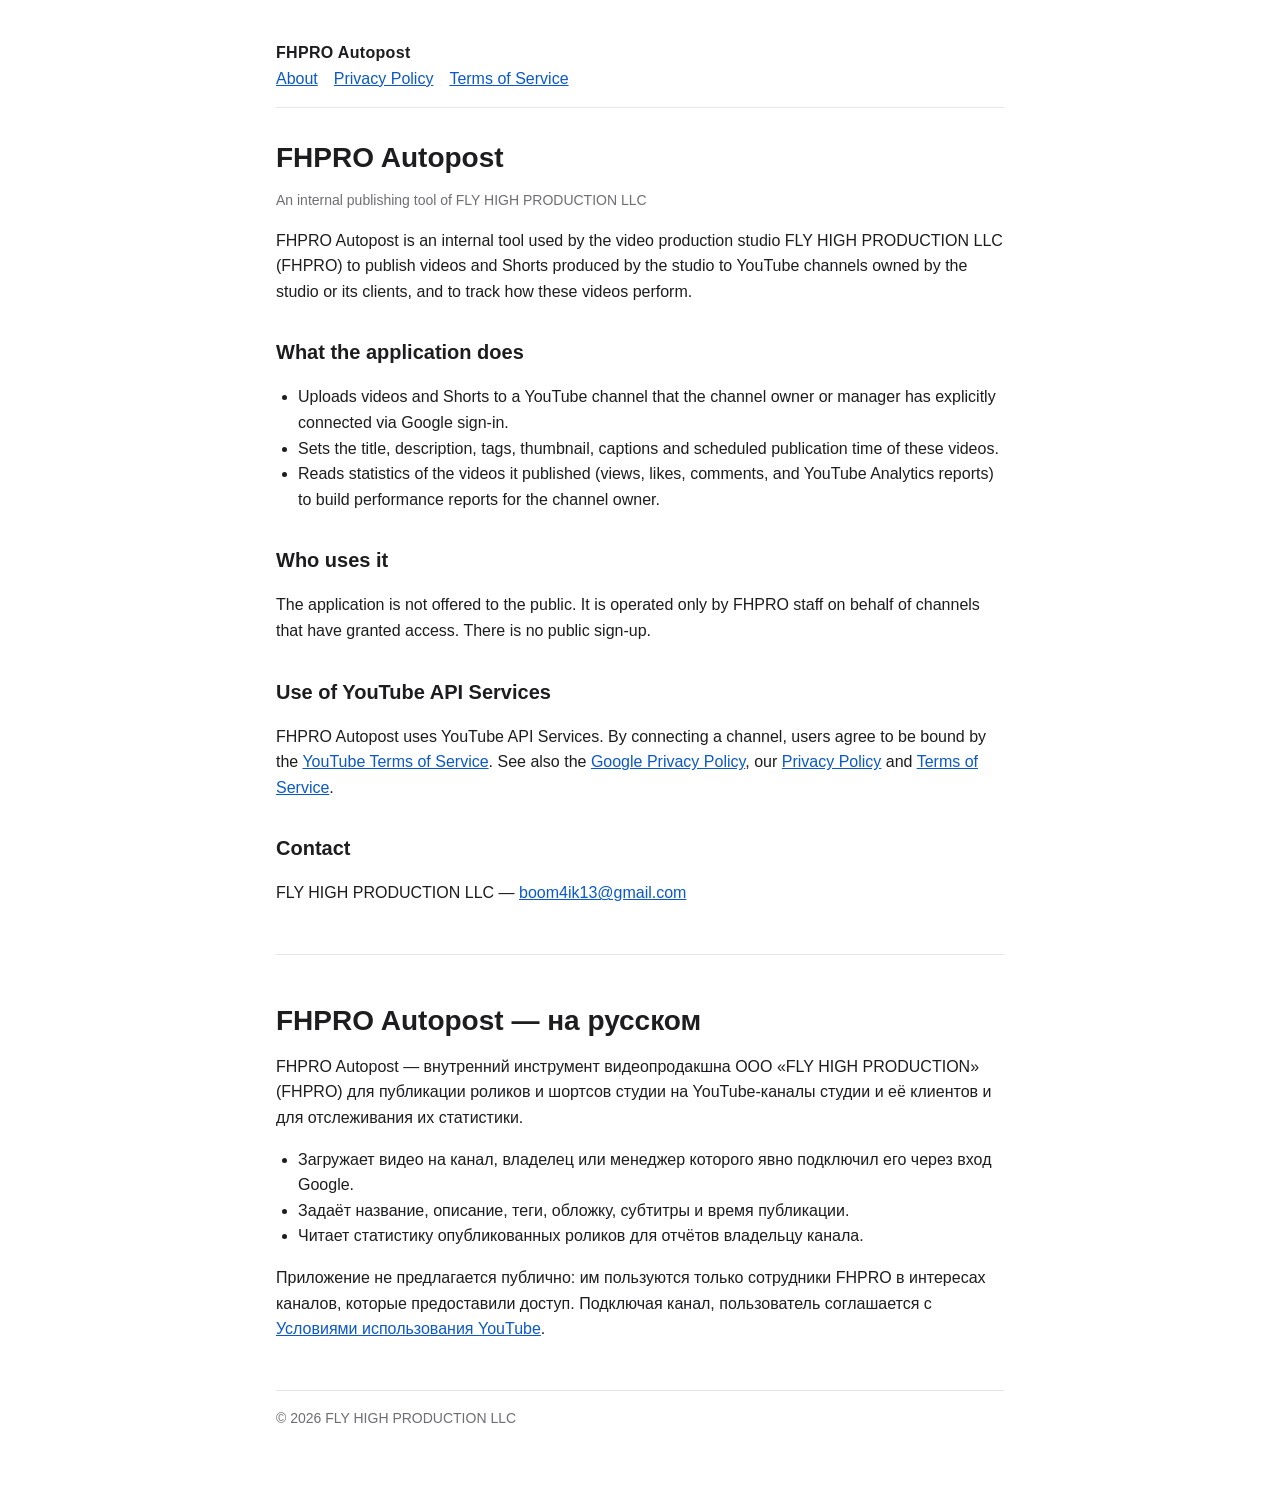
<file: index.html>
<!doctype html>
<html lang="en">
<head>
<meta charset="utf-8">
<meta name="viewport" content="width=device-width, initial-scale=1">
<title>FHPRO Autopost</title>
<link rel="stylesheet" href="style.css">
</head>
<body>
<main>
<header>
  <div class="brand">FHPRO Autopost</div>
  <nav><a href="./">About</a><a href="privacy.html">Privacy Policy</a><a href="terms.html">Terms of Service</a></nav>
</header>

<h1>FHPRO Autopost</h1>
<p class="meta">An internal publishing tool of FLY HIGH PRODUCTION LLC</p>

<p>FHPRO Autopost is an internal tool used by the video production studio
FLY HIGH PRODUCTION LLC (FHPRO) to publish videos and Shorts produced by the studio
to YouTube channels owned by the studio or its clients, and to track how these videos perform.</p>

<h2>What the application does</h2>
<ul>
  <li>Uploads videos and Shorts to a YouTube channel that the channel owner or manager has explicitly connected via Google sign-in.</li>
  <li>Sets the title, description, tags, thumbnail, captions and scheduled publication time of these videos.</li>
  <li>Reads statistics of the videos it published (views, likes, comments, and YouTube Analytics reports) to build performance reports for the channel owner.</li>
</ul>

<h2>Who uses it</h2>
<p>The application is not offered to the public. It is operated only by FHPRO staff on behalf
of channels that have granted access. There is no public sign-up.</p>

<h2>Use of YouTube API Services</h2>
<p>FHPRO Autopost uses YouTube API Services. By connecting a channel, users agree to be bound by the
<a href="https://www.youtube.com/t/terms">YouTube Terms of Service</a>. See also the
<a href="https://policies.google.com/privacy">Google Privacy Policy</a>, our
<a href="privacy.html">Privacy Policy</a> and <a href="terms.html">Terms of Service</a>.</p>

<h2>Contact</h2>
<p>FLY HIGH PRODUCTION LLC — <a href="mailto:boom4ik13@gmail.com">boom4ik13@gmail.com</a></p>

<hr>

<h1 lang="ru">FHPRO Autopost — на русском</h1>
<div lang="ru">
<p>FHPRO Autopost — внутренний инструмент видеопродакшна ООО «FLY HIGH PRODUCTION» (FHPRO)
для публикации роликов и шортсов студии на YouTube-каналы студии и её клиентов
и для отслеживания их статистики.</p>
<ul>
  <li>Загружает видео на канал, владелец или менеджер которого явно подключил его через вход Google.</li>
  <li>Задаёт название, описание, теги, обложку, субтитры и время публикации.</li>
  <li>Читает статистику опубликованных роликов для отчётов владельцу канала.</li>
</ul>
<p>Приложение не предлагается публично: им пользуются только сотрудники FHPRO в интересах каналов,
которые предоставили доступ. Подключая канал, пользователь соглашается с
<a href="https://www.youtube.com/t/terms">Условиями использования YouTube</a>.</p>
</div>

<footer>© 2026 FLY HIGH PRODUCTION LLC</footer>
</main>
</body>
</html>
</file>
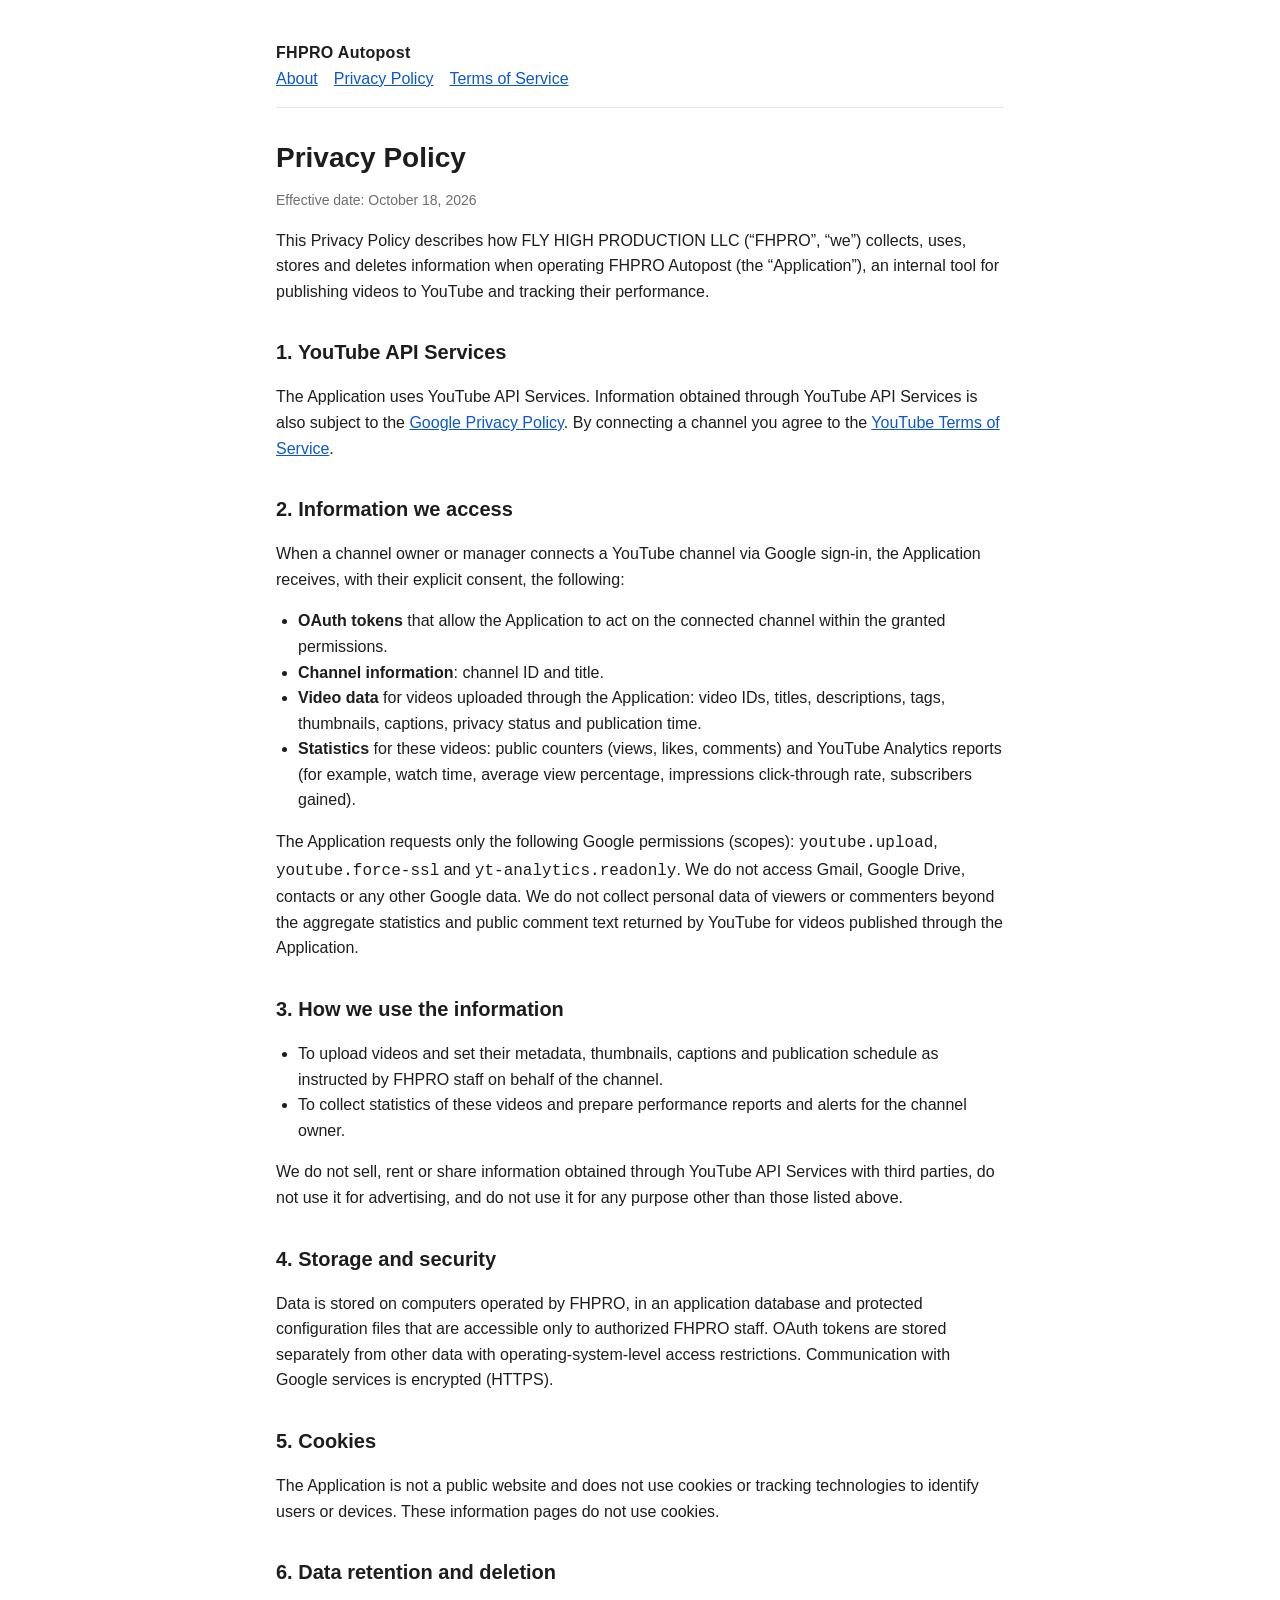
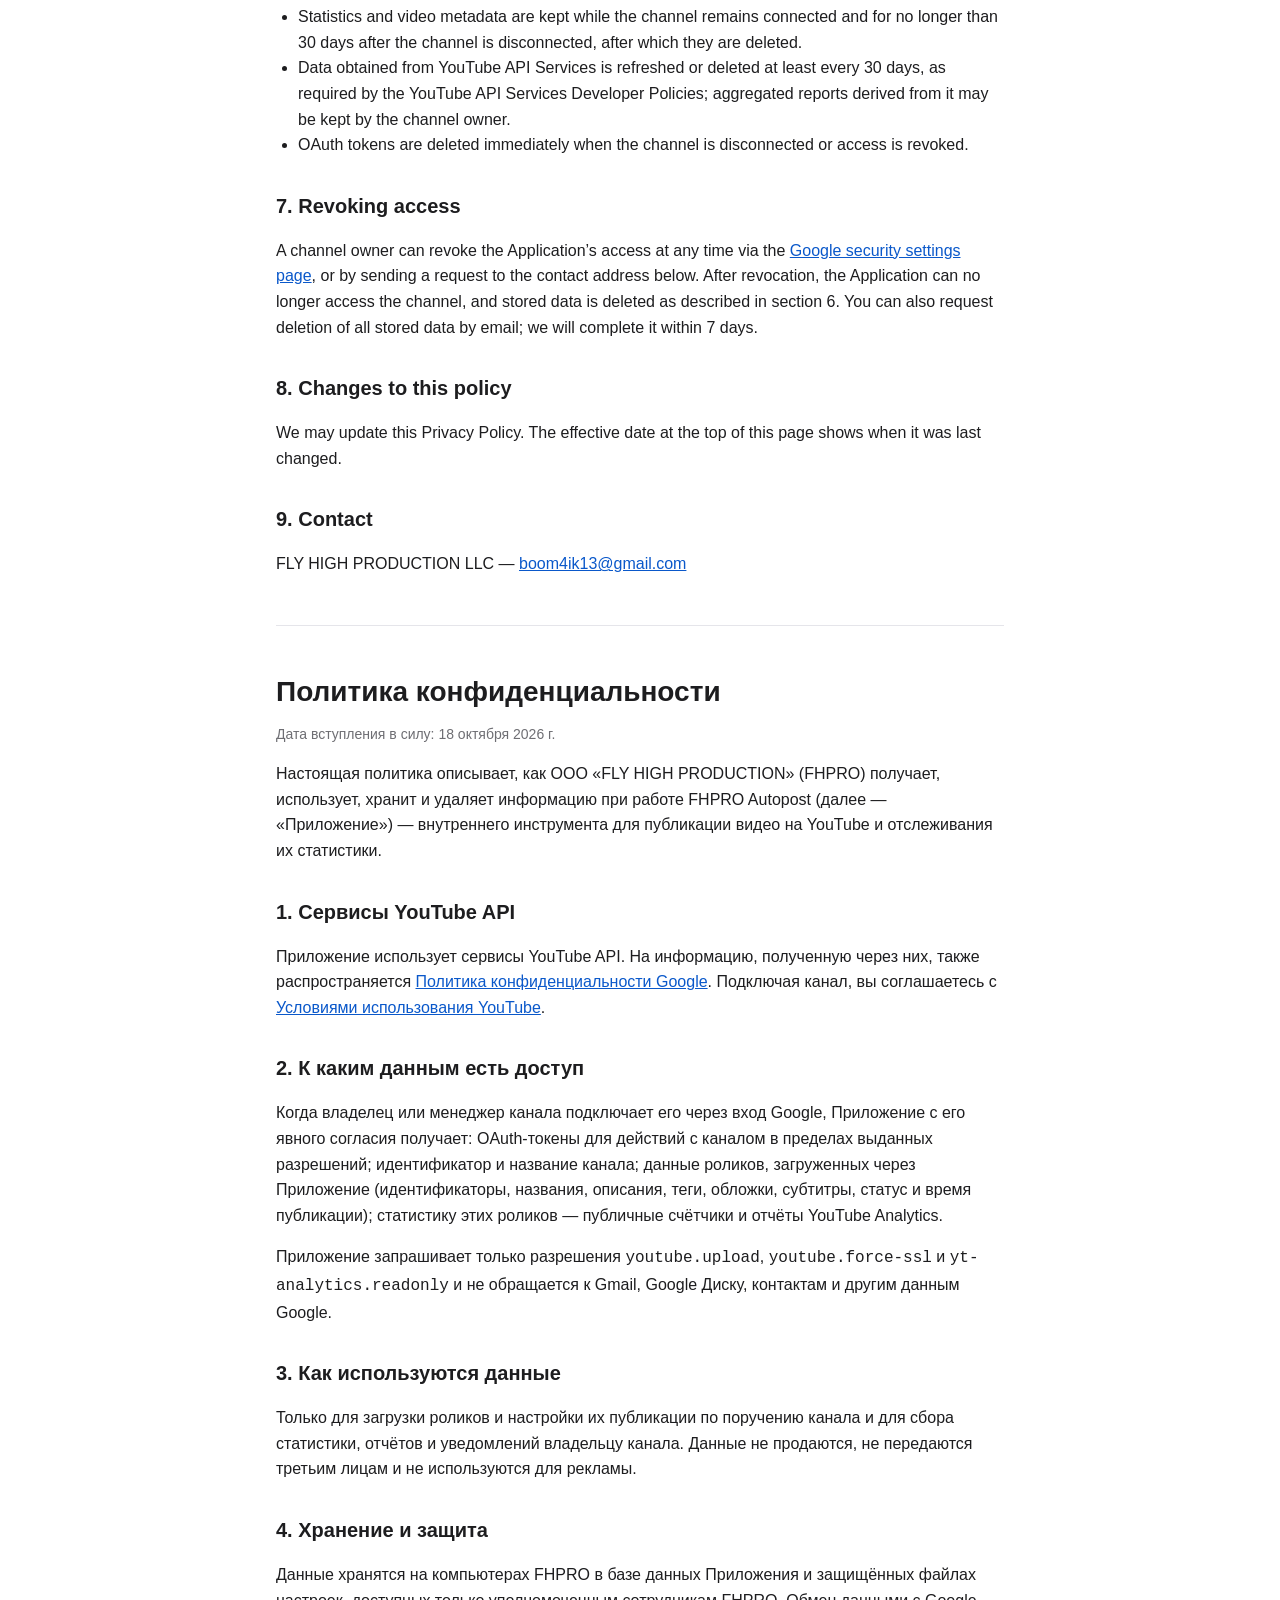
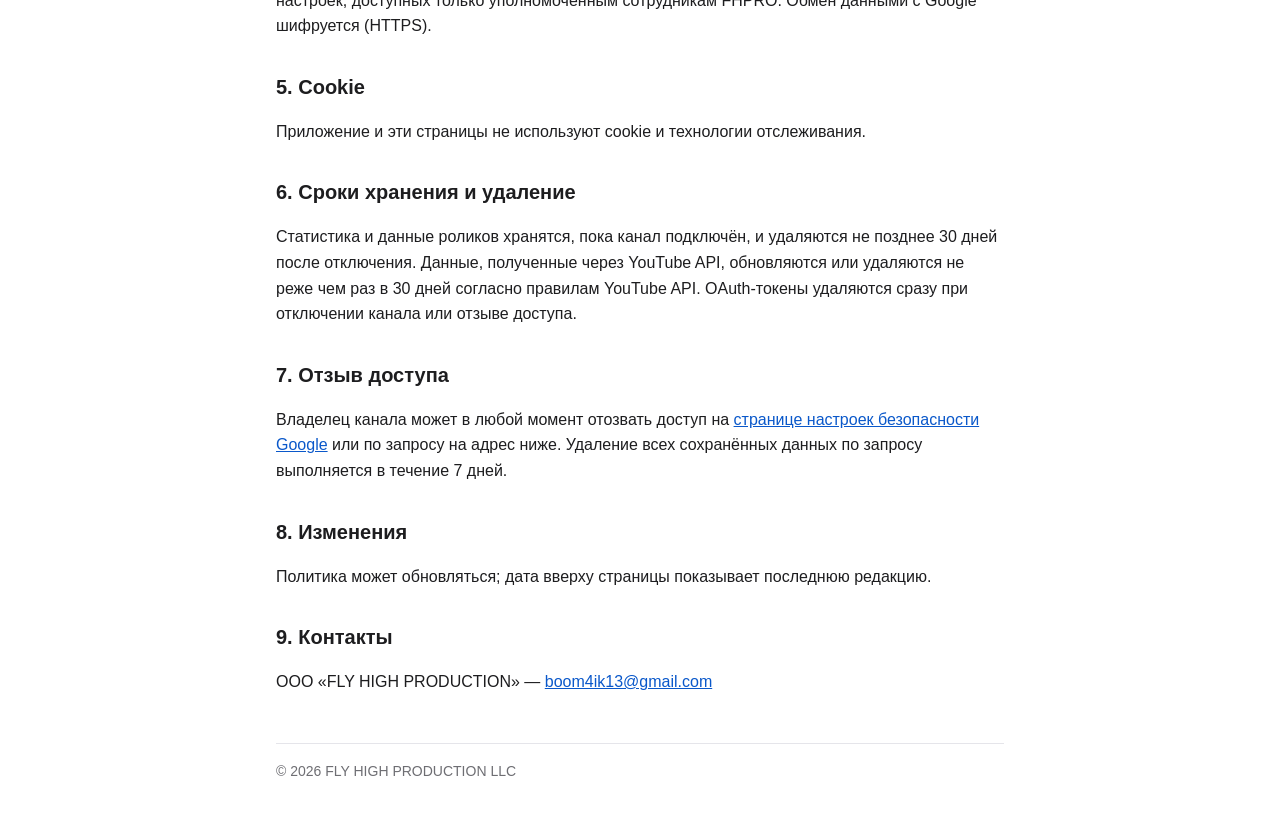
<file: privacy.html>
<!doctype html>
<html lang="en">
<head>
<meta charset="utf-8">
<meta name="viewport" content="width=device-width, initial-scale=1">
<title>Privacy Policy — FHPRO Autopost</title>
<link rel="stylesheet" href="style.css">
</head>
<body>
<main>
<header>
  <div class="brand">FHPRO Autopost</div>
  <nav><a href="./">About</a><a href="privacy.html">Privacy Policy</a><a href="terms.html">Terms of Service</a></nav>
</header>

<h1>Privacy Policy</h1>
<p class="meta">Effective date: October 18, 2026</p>

<p>This Privacy Policy describes how FLY HIGH PRODUCTION LLC (“FHPRO”, “we”) collects, uses,
stores and deletes information when operating FHPRO Autopost (the “Application”), an internal
tool for publishing videos to YouTube and tracking their performance.</p>

<h2>1. YouTube API Services</h2>
<p>The Application uses YouTube API Services. Information obtained through YouTube API Services
is also subject to the <a href="https://policies.google.com/privacy">Google Privacy Policy</a>.
By connecting a channel you agree to the <a href="https://www.youtube.com/t/terms">YouTube Terms of Service</a>.</p>

<h2>2. Information we access</h2>
<p>When a channel owner or manager connects a YouTube channel via Google sign-in, the Application
receives, with their explicit consent, the following:</p>
<ul>
  <li><strong>OAuth tokens</strong> that allow the Application to act on the connected channel within the granted permissions.</li>
  <li><strong>Channel information</strong>: channel ID and title.</li>
  <li><strong>Video data</strong> for videos uploaded through the Application: video IDs, titles, descriptions, tags, thumbnails, captions, privacy status and publication time.</li>
  <li><strong>Statistics</strong> for these videos: public counters (views, likes, comments) and YouTube Analytics reports (for example, watch time, average view percentage, impressions click-through rate, subscribers gained).</li>
</ul>
<p>The Application requests only the following Google permissions (scopes):
<code>youtube.upload</code>, <code>youtube.force-ssl</code> and <code>yt-analytics.readonly</code>.
We do not access Gmail, Google Drive, contacts or any other Google data.
We do not collect personal data of viewers or commenters beyond the aggregate statistics and
public comment text returned by YouTube for videos published through the Application.</p>

<h2>3. How we use the information</h2>
<ul>
  <li>To upload videos and set their metadata, thumbnails, captions and publication schedule as instructed by FHPRO staff on behalf of the channel.</li>
  <li>To collect statistics of these videos and prepare performance reports and alerts for the channel owner.</li>
</ul>
<p>We do not sell, rent or share information obtained through YouTube API Services with third
parties, do not use it for advertising, and do not use it for any purpose other than those
listed above.</p>

<h2>4. Storage and security</h2>
<p>Data is stored on computers operated by FHPRO, in an application database and protected
configuration files that are accessible only to authorized FHPRO staff. OAuth tokens are
stored separately from other data with operating-system-level access restrictions.
Communication with Google services is encrypted (HTTPS).</p>

<h2>5. Cookies</h2>
<p>The Application is not a public website and does not use cookies or tracking technologies
to identify users or devices. These information pages do not use cookies.</p>

<h2>6. Data retention and deletion</h2>
<ul>
  <li>Statistics and video metadata are kept while the channel remains connected and for no longer than 30 days after the channel is disconnected, after which they are deleted.</li>
  <li>Data obtained from YouTube API Services is refreshed or deleted at least every 30 days, as required by the YouTube API Services Developer Policies; aggregated reports derived from it may be kept by the channel owner.</li>
  <li>OAuth tokens are deleted immediately when the channel is disconnected or access is revoked.</li>
</ul>

<h2>7. Revoking access</h2>
<p>A channel owner can revoke the Application’s access at any time via the
<a href="https://security.google.com/settings/security/permissions">Google security settings page</a>,
or by sending a request to the contact address below. After revocation, the Application can no
longer access the channel, and stored data is deleted as described in section 6.
You can also request deletion of all stored data by email; we will complete it within 7 days.</p>

<h2>8. Changes to this policy</h2>
<p>We may update this Privacy Policy. The effective date at the top of this page shows when it
was last changed.</p>

<h2>9. Contact</h2>
<p>FLY HIGH PRODUCTION LLC — <a href="mailto:boom4ik13@gmail.com">boom4ik13@gmail.com</a></p>

<hr>

<div lang="ru">
<h1>Политика конфиденциальности</h1>
<p class="meta">Дата вступления в силу: 18 октября 2026 г.</p>

<p>Настоящая политика описывает, как ООО «FLY HIGH PRODUCTION» (FHPRO) получает, использует,
хранит и удаляет информацию при работе FHPRO Autopost (далее — «Приложение») — внутреннего
инструмента для публикации видео на YouTube и отслеживания их статистики.</p>

<h2>1. Сервисы YouTube API</h2>
<p>Приложение использует сервисы YouTube API. На информацию, полученную через них, также
распространяется <a href="https://policies.google.com/privacy">Политика конфиденциальности Google</a>.
Подключая канал, вы соглашаетесь с <a href="https://www.youtube.com/t/terms">Условиями использования YouTube</a>.</p>

<h2>2. К каким данным есть доступ</h2>
<p>Когда владелец или менеджер канала подключает его через вход Google, Приложение с его явного
согласия получает: OAuth-токены для действий с каналом в пределах выданных разрешений;
идентификатор и название канала; данные роликов, загруженных через Приложение (идентификаторы,
названия, описания, теги, обложки, субтитры, статус и время публикации); статистику этих
роликов — публичные счётчики и отчёты YouTube Analytics.</p>
<p>Приложение запрашивает только разрешения <code>youtube.upload</code>,
<code>youtube.force-ssl</code> и <code>yt-analytics.readonly</code> и не обращается к Gmail,
Google Диску, контактам и другим данным Google.</p>

<h2>3. Как используются данные</h2>
<p>Только для загрузки роликов и настройки их публикации по поручению канала и для сбора
статистики, отчётов и уведомлений владельцу канала. Данные не продаются, не передаются третьим
лицам и не используются для рекламы.</p>

<h2>4. Хранение и защита</h2>
<p>Данные хранятся на компьютерах FHPRO в базе данных Приложения и защищённых файлах настроек,
доступных только уполномоченным сотрудникам FHPRO. Обмен данными с Google шифруется (HTTPS).</p>

<h2>5. Cookie</h2>
<p>Приложение и эти страницы не используют cookie и технологии отслеживания.</p>

<h2>6. Сроки хранения и удаление</h2>
<p>Статистика и данные роликов хранятся, пока канал подключён, и удаляются не позднее 30 дней
после отключения. Данные, полученные через YouTube API, обновляются или удаляются не реже чем
раз в 30 дней согласно правилам YouTube API. OAuth-токены удаляются сразу при отключении
канала или отзыве доступа.</p>

<h2>7. Отзыв доступа</h2>
<p>Владелец канала может в любой момент отозвать доступ на
<a href="https://security.google.com/settings/security/permissions">странице настроек безопасности Google</a>
или по запросу на адрес ниже. Удаление всех сохранённых данных по запросу выполняется в течение 7 дней.</p>

<h2>8. Изменения</h2>
<p>Политика может обновляться; дата вверху страницы показывает последнюю редакцию.</p>

<h2>9. Контакты</h2>
<p>ООО «FLY HIGH PRODUCTION» — <a href="mailto:boom4ik13@gmail.com">boom4ik13@gmail.com</a></p>
</div>

<footer>© 2026 FLY HIGH PRODUCTION LLC</footer>
</main>
</body>
</html>
</file>
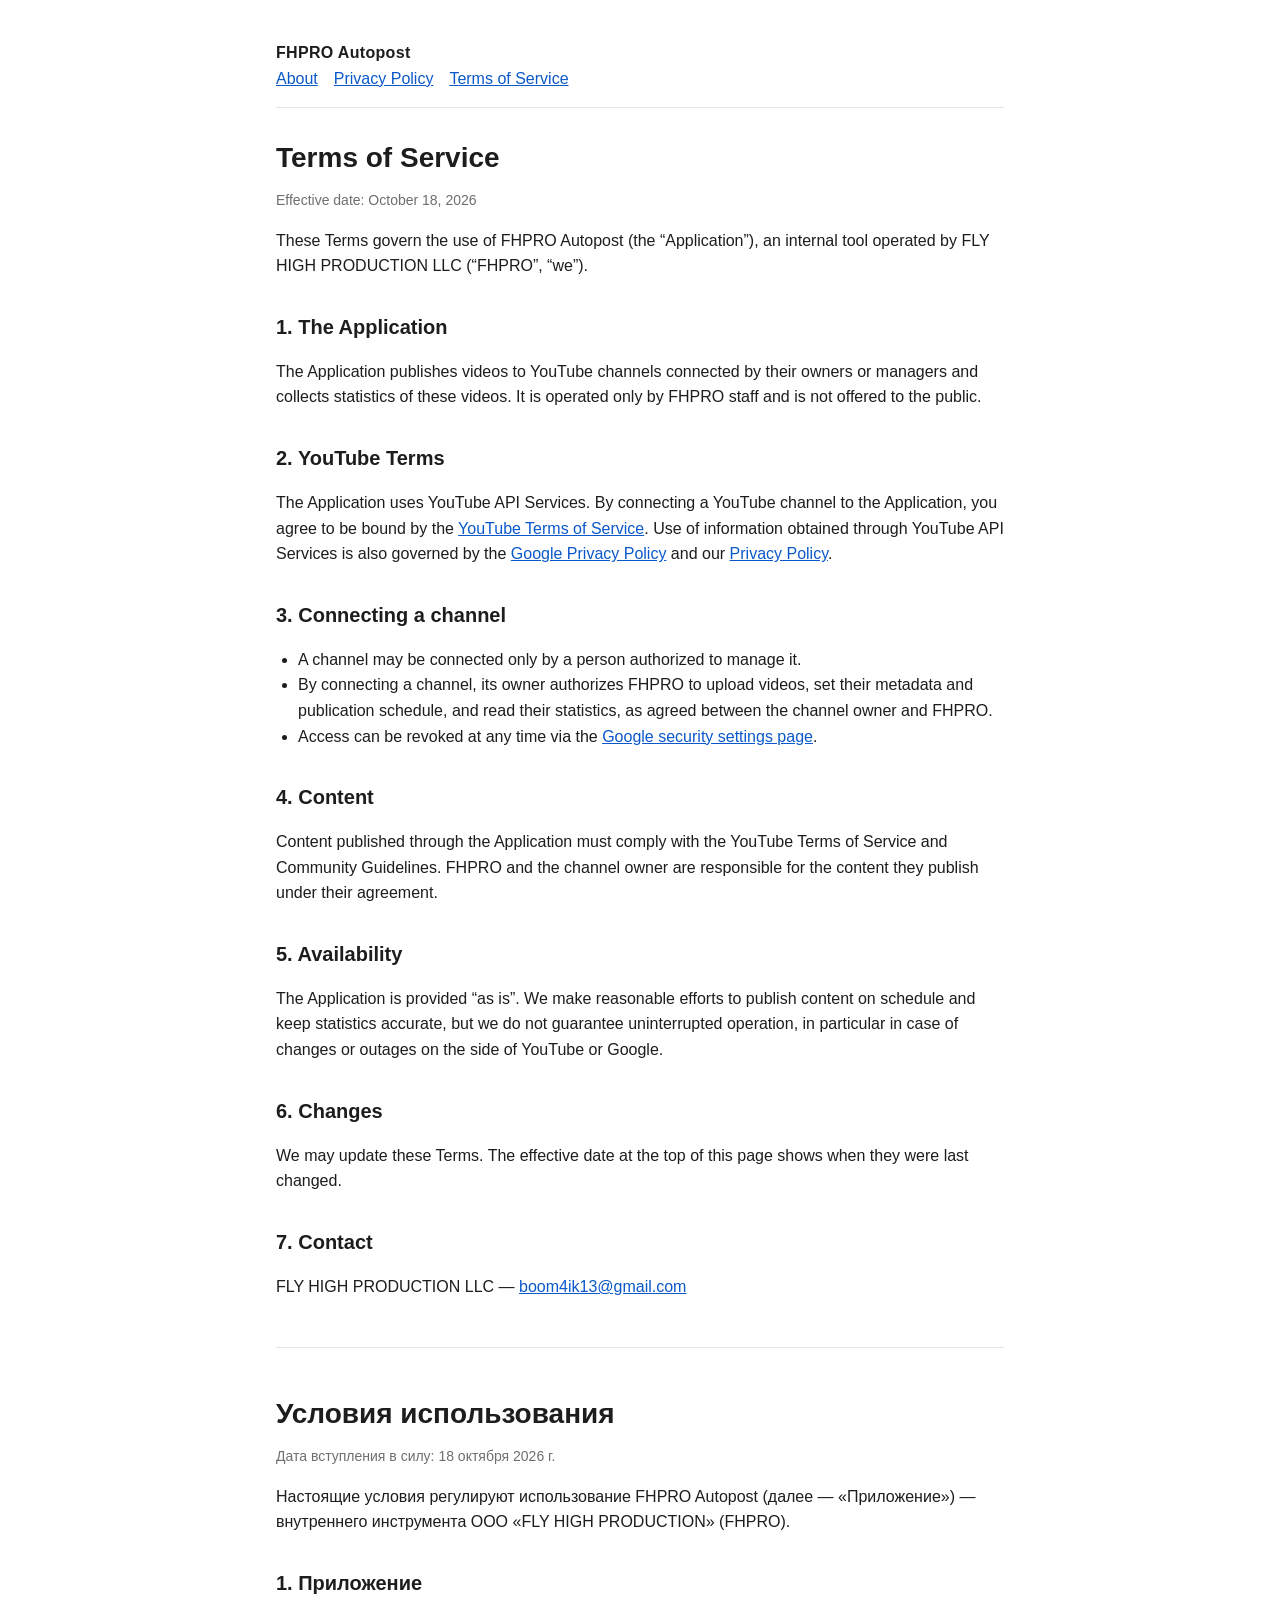
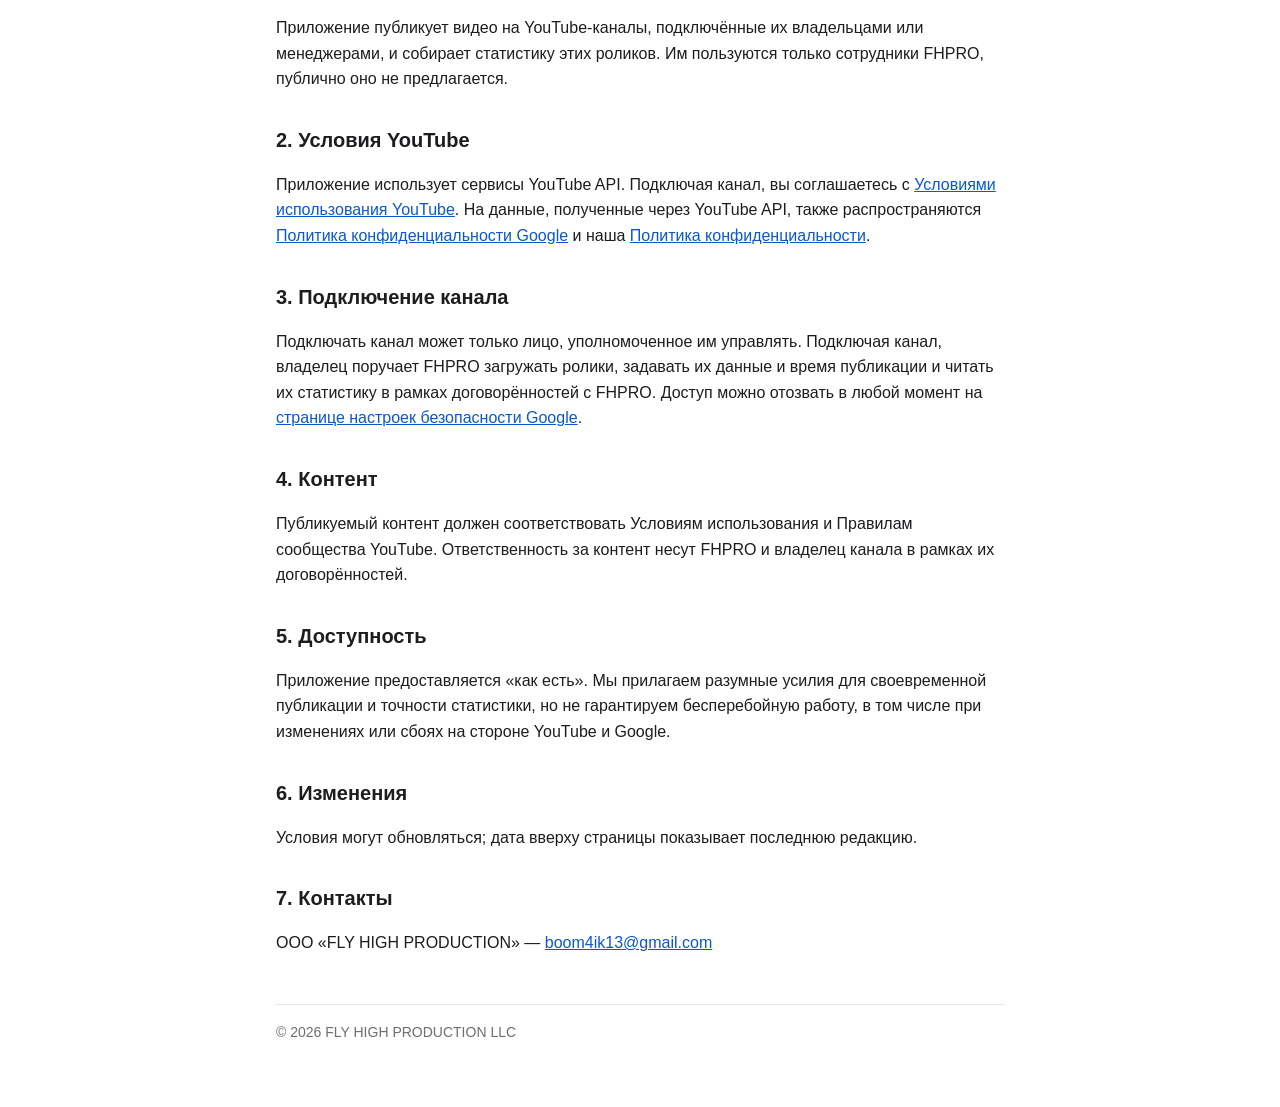
<file: terms.html>
<!doctype html>
<html lang="en">
<head>
<meta charset="utf-8">
<meta name="viewport" content="width=device-width, initial-scale=1">
<title>Terms of Service — FHPRO Autopost</title>
<link rel="stylesheet" href="style.css">
</head>
<body>
<main>
<header>
  <div class="brand">FHPRO Autopost</div>
  <nav><a href="./">About</a><a href="privacy.html">Privacy Policy</a><a href="terms.html">Terms of Service</a></nav>
</header>

<h1>Terms of Service</h1>
<p class="meta">Effective date: October 18, 2026</p>

<p>These Terms govern the use of FHPRO Autopost (the “Application”), an internal tool operated
by FLY HIGH PRODUCTION LLC (“FHPRO”, “we”).</p>

<h2>1. The Application</h2>
<p>The Application publishes videos to YouTube channels connected by their owners or managers and
collects statistics of these videos. It is operated only by FHPRO staff and is not offered to
the public.</p>

<h2>2. YouTube Terms</h2>
<p>The Application uses YouTube API Services. By connecting a YouTube channel to the Application,
you agree to be bound by the <a href="https://www.youtube.com/t/terms">YouTube Terms of Service</a>.
Use of information obtained through YouTube API Services is also governed by the
<a href="https://policies.google.com/privacy">Google Privacy Policy</a> and our
<a href="privacy.html">Privacy Policy</a>.</p>

<h2>3. Connecting a channel</h2>
<ul>
  <li>A channel may be connected only by a person authorized to manage it.</li>
  <li>By connecting a channel, its owner authorizes FHPRO to upload videos, set their metadata and publication schedule, and read their statistics, as agreed between the channel owner and FHPRO.</li>
  <li>Access can be revoked at any time via the <a href="https://security.google.com/settings/security/permissions">Google security settings page</a>.</li>
</ul>

<h2>4. Content</h2>
<p>Content published through the Application must comply with the YouTube Terms of Service and
Community Guidelines. FHPRO and the channel owner are responsible for the content they publish
under their agreement.</p>

<h2>5. Availability</h2>
<p>The Application is provided “as is”. We make reasonable efforts to publish content on schedule
and keep statistics accurate, but we do not guarantee uninterrupted operation, in particular in
case of changes or outages on the side of YouTube or Google.</p>

<h2>6. Changes</h2>
<p>We may update these Terms. The effective date at the top of this page shows when they were last changed.</p>

<h2>7. Contact</h2>
<p>FLY HIGH PRODUCTION LLC — <a href="mailto:boom4ik13@gmail.com">boom4ik13@gmail.com</a></p>

<hr>

<div lang="ru">
<h1>Условия использования</h1>
<p class="meta">Дата вступления в силу: 18 октября 2026 г.</p>

<p>Настоящие условия регулируют использование FHPRO Autopost (далее — «Приложение») — внутреннего
инструмента ООО «FLY HIGH PRODUCTION» (FHPRO).</p>

<h2>1. Приложение</h2>
<p>Приложение публикует видео на YouTube-каналы, подключённые их владельцами или менеджерами,
и собирает статистику этих роликов. Им пользуются только сотрудники FHPRO, публично оно не предлагается.</p>

<h2>2. Условия YouTube</h2>
<p>Приложение использует сервисы YouTube API. Подключая канал, вы соглашаетесь с
<a href="https://www.youtube.com/t/terms">Условиями использования YouTube</a>. На данные, полученные
через YouTube API, также распространяются <a href="https://policies.google.com/privacy">Политика
конфиденциальности Google</a> и наша <a href="privacy.html">Политика конфиденциальности</a>.</p>

<h2>3. Подключение канала</h2>
<p>Подключать канал может только лицо, уполномоченное им управлять. Подключая канал, владелец
поручает FHPRO загружать ролики, задавать их данные и время публикации и читать их статистику
в рамках договорённостей с FHPRO. Доступ можно отозвать в любой момент на
<a href="https://security.google.com/settings/security/permissions">странице настроек безопасности Google</a>.</p>

<h2>4. Контент</h2>
<p>Публикуемый контент должен соответствовать Условиям использования и Правилам сообщества YouTube.
Ответственность за контент несут FHPRO и владелец канала в рамках их договорённостей.</p>

<h2>5. Доступность</h2>
<p>Приложение предоставляется «как есть». Мы прилагаем разумные усилия для своевременной публикации
и точности статистики, но не гарантируем бесперебойную работу, в том числе при изменениях или
сбоях на стороне YouTube и Google.</p>

<h2>6. Изменения</h2>
<p>Условия могут обновляться; дата вверху страницы показывает последнюю редакцию.</p>

<h2>7. Контакты</h2>
<p>ООО «FLY HIGH PRODUCTION» — <a href="mailto:boom4ik13@gmail.com">boom4ik13@gmail.com</a></p>
</div>

<footer>© 2026 FLY HIGH PRODUCTION LLC</footer>
</main>
</body>
</html>
</file>
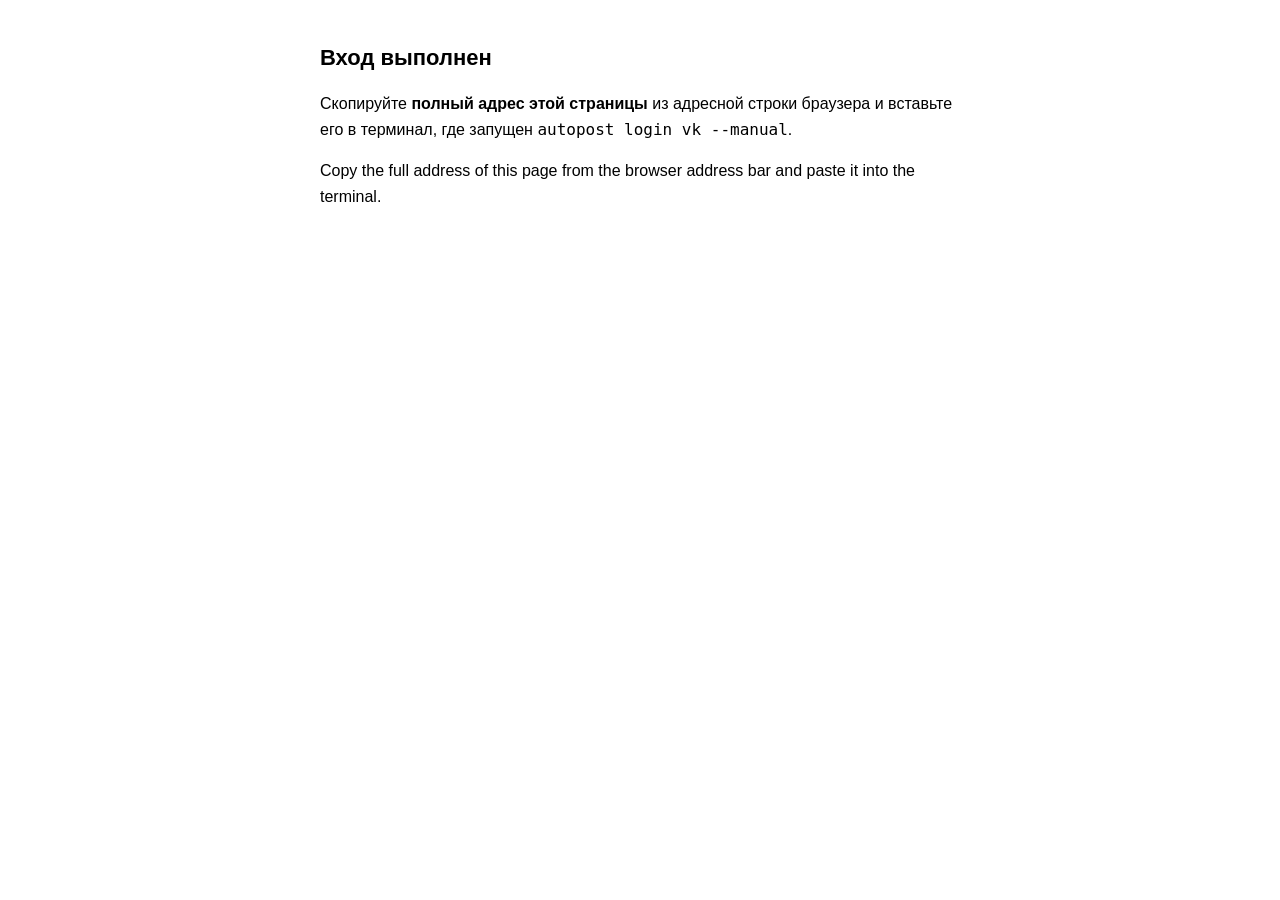
<file: vk-callback.html>
<!doctype html>
<html lang="ru">
<head>
<meta charset="utf-8">
<meta name="viewport" content="width=device-width, initial-scale=1">
<meta name="referrer" content="no-referrer">
<title>Вход VK — FHPRO Autopost</title>
</head>
<body style="font:16px/1.6 -apple-system,Segoe UI,Roboto,sans-serif;max-width:640px;margin:40px auto;padding:0 16px">
<h1 style="font-size:22px">Вход выполнен</h1>
<p>Скопируйте <strong>полный адрес этой страницы</strong> из адресной строки браузера и вставьте его в терминал, где запущен <code>autopost login vk --manual</code>.</p>
<p>Copy the full address of this page from the browser address bar and paste it into the terminal.</p>
</body>
</html>
</file>
<file: style.css>
:root {
  --bg: #ffffff;
  --fg: #1d1d1f;
  --muted: #6e6e73;
  --line: #e5e5ea;
  --link: #0a58ca;
}
@media (prefers-color-scheme: dark) {
  :root {
    --bg: #161618;
    --fg: #ececf0;
    --muted: #9a9aa2;
    --line: #2c2c31;
    --link: #7fb0ff;
  }
}
* { box-sizing: border-box; }
body {
  margin: 0;
  background: var(--bg);
  color: var(--fg);
  font: 16px/1.6 -apple-system, BlinkMacSystemFont, "Segoe UI", Roboto, Helvetica, Arial, sans-serif;
}
main { max-width: 760px; margin: 0 auto; padding: 40px 16px 64px; }
header { border-bottom: 1px solid var(--line); margin-bottom: 32px; padding-bottom: 16px; }
header .brand { font-weight: 600; letter-spacing: .02em; }
nav a { margin-right: 16px; }
h1 { font-size: 28px; line-height: 1.25; margin: 0 0 8px; }
h2 { font-size: 20px; margin: 32px 0 8px; }
.meta { color: var(--muted); font-size: 14px; }
a { color: var(--link); }
hr { border: 0; border-top: 1px solid var(--line); margin: 48px 0; }
footer { color: var(--muted); font-size: 14px; border-top: 1px solid var(--line); margin-top: 48px; padding-top: 16px; }
ul { padding-left: 22px; }
</file>
